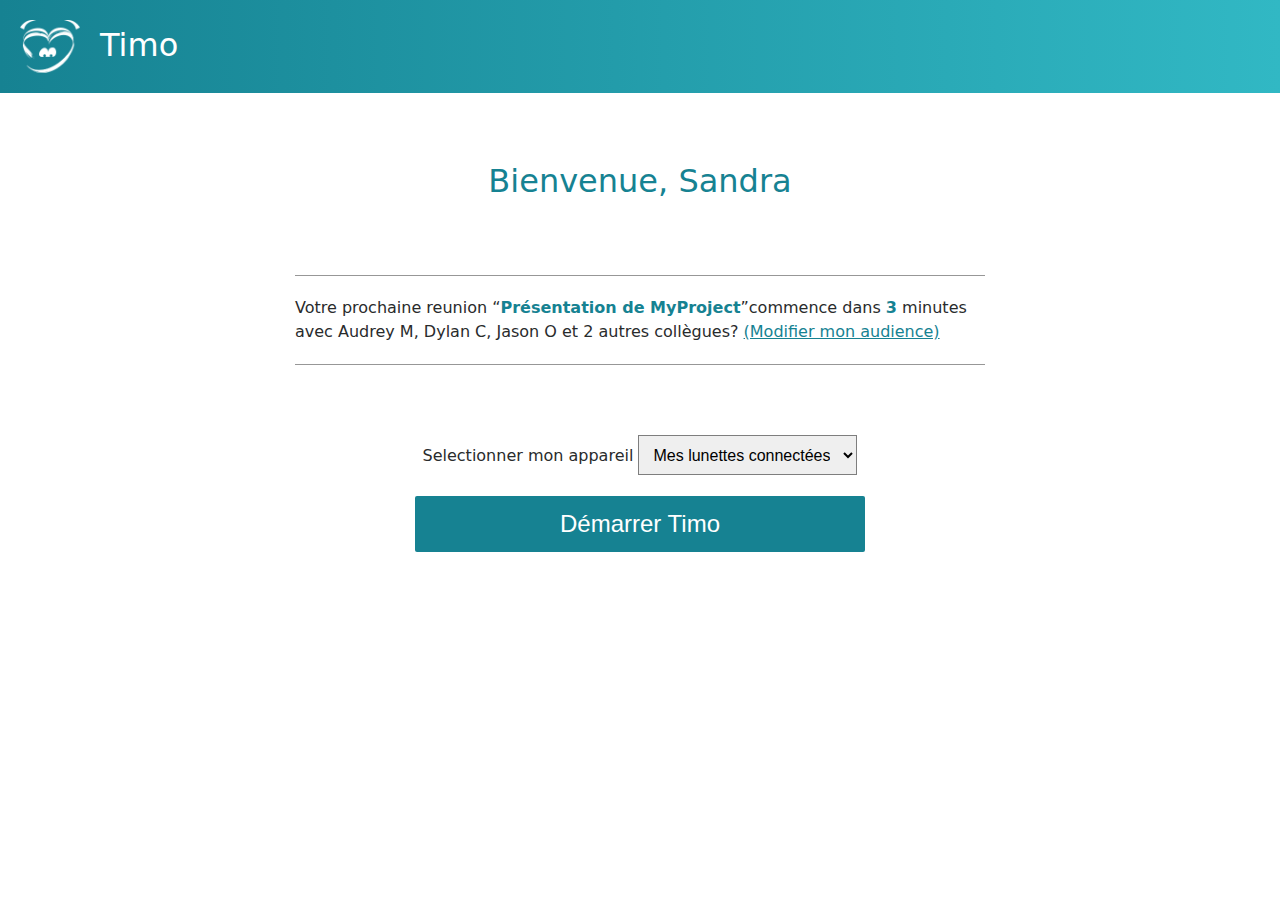
<file: HTML/index.html>
<!DOCTYPE html>
<html lang="FR">
  <head>
    <meta charset="utf-8">
    <meta name="viewport" content="width=device-width, initial-scale=1, shrink-to-fit=no">
    <meta name="description" content="">
    <meta name="author" content="">
    <link rel="icon" href="../../favicon.ico">

    <title>Timo - Démarrer votre réunion</title>
    
    <link href="css/bootstrap-reboot.min.css" rel="stylesheet">
    <link href="css/bootstrap-grid.css" rel="stylesheet">
    <link href="https://fonts.googleapis.com/css?family=Roboto:300,400,500,700" rel="stylesheet">

    <link href="css/main.css" rel="stylesheet">

      <!-- HTML5 shim and Respond.js for IE8 support of HTML5 elements and media queries -->
    <!-- WARNING: Respond.js doesn't work if you view the page via file:// -->
    <!--[if lt IE 9]>
      <script src="https://oss.maxcdn.com/html5shiv/3.7.3/html5shiv.min.js"></script>
      <script src="https://oss.maxcdn.com/respond/1.4.2/respond.min.js"></script>
    <![endif]-->
  </head>

<body>

<header><img src="img/logo.png" alt="Logo timo">Timo</header>

<section class="container">
<div class="row">
  <div class="col-lg-12">
    <h2>Bienvenue, Sandra</h2>

    <div class="info-meeting">
      Votre prochaine reunion “<b>Présentation de MyProject</b>”commence dans <b>3</b> minutes avec Audrey M, Dylan C, Jason O et 2 autres collègues? <a href="#">(Modifier mon audience)</a>  
    </div><!--infos meeting-->

    <form action="">
      <div class="row">
        
        <div class="col-lg-12 select-device">
        <label class="mr-sm-2" for="inlineFormCustomSelect">Selectionner mon appareil</label>
        <select class="custom-select mb-2 mr-sm-2 mb-sm-0" id="inlineFormCustomSelect">
          <option selected>Mes lunettes connectées</option>
          <option value="1">Mon ordinateur</option>
          <option value="2">Mon téléphone </option>
        </select>
        </div><!--/select device-->
      </div>

      <div class="row">
        <div class="col-lg-2"></div>
        <div class="col-lg-8"><button type="submit" class="btn btn-primary">Démarrer Timo</button></div>
        <div class="col-lg-2"></div>
      </div>

    </form>
  </div>
</div>
  

</section>


</body>
</html>
</file>
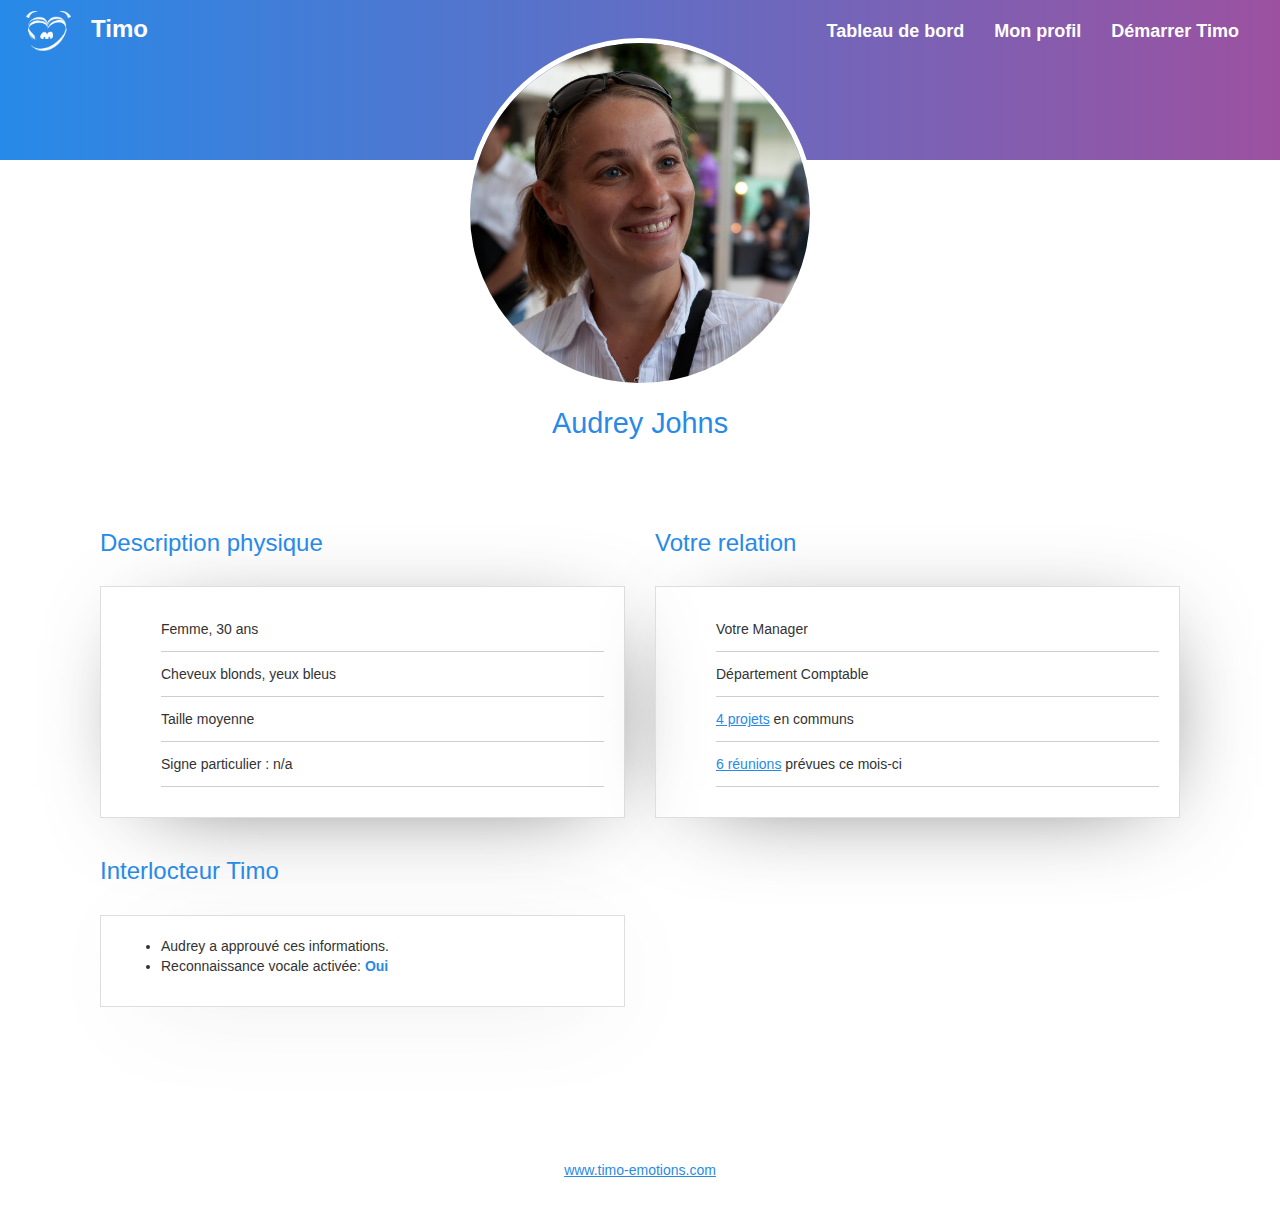
<file: connaissance-timo.html>
<!DOCTYPE html>
<html lang="FR">
  <head>
    <meta charset="utf-8">
    <meta name="viewport" content="width=device-width, initial-scale=1, shrink-to-fit=no">
    <meta name="description" content="">
    <meta name="author" content="">
    <link rel="icon" href="../../favicon.ico">

    <title>Timo - Démarrer votre réunion</title>

    <link href="css/bootstrap-reboot.min.css" rel="stylesheet">
    <link href="css/bootstrap-grid.css" rel="stylesheet">
    <link rel="stylesheet" href="https://maxcdn.bootstrapcdn.com/bootstrap/3.3.7/css/bootstrap.min.css">
    <link href="https://fonts.googleapis.com/css?family=Roboto:300,400,500,700" rel="stylesheet">

    <link href="css/main.css" rel="stylesheet">
    <script defer src="js/fontawesome-all.js"></script>

      <!-- HTML5 shim and Respond.js for IE8 support of HTML5 elements and media queries -->
    <!-- WARNING: Respond.js doesn't work if you view the page via file:// -->
    <!--[if lt IE 9]>
      <script src="https://oss.maxcdn.com/html5shiv/3.7.3/html5shiv.min.js"></script>
      <script src="https://oss.maxcdn.com/respond/1.4.2/respond.min.js"></script>
    <![endif]-->
  </head>

<body>

<header class="gradient-color header-profile">
<nav class="navbar navbar-inverse">
  <div class="container-fluid">
    <div class="navbar-header">
      <button type="button" class="navbar-toggle" data-toggle="collapse" data-target="#myNavbar">
        <span class="icon-bar"></span>
        <span class="icon-bar"></span>
        <span class="icon-bar"></span> 
      </button>
      <a href="dashboard.html" type="text/css" style="color:white;text-decoration:none;"><img src="img/logo.png" alt="Logo timo">Timo</a>
    </div>
    <div class="collapse navbar-collapse" id="myNavbar">
      <ul class="nav navbar-nav navbar-right">
        <li><a href="dashboard.html">Tableau de bord</a></li>
        <li><a href="#">Mon profil</a></li>
        <li><a href="record.html">Démarrer Timo</a></li>
      </ul>
    </div>
  </div>
</nav>

</header>

<section class="container">
<div class="row">
  <div class="col-lg-4 col-3"></div>
  <div class="col-lg-4 col-6">
    <span class="picture-profile"><img src="img/picture-profile.jpg" alt="Photo de profil d'Audrey Johns"></span>
  </div><!-- picture profile -->
  <div class="col-lg-4 col-3"></div>
</div><!--/row-->  

    <h2>Audrey Johns</h2>

  <div class="row info-meeting">
      <div class="col-lg-6 col-12 hr">
        <h3>Description physique</h3>
        <div class="card description">
          <ul>
            <li>Femme, 30 ans</li>
            <li>Cheveux blonds, yeux bleus</li>
            <li>Taille moyenne</li>
            <li>Signe particulier : n/a</li>
          </ul>  
        </div>

      </div>

      <div class="col-lg-6 col-12 hr">
        <h3>Votre relation</h3>
        <div class="card relation">
          <ul>
            <li>Votre Manager</li>
            <li>Département Comptable</li>
            <li><a href="#" type="text/css">4 projets</a> en communs</li>
            <li><a href="#" type="text/css">6 réunions</a> prévues ce mois-ci</li>
          </ul>  
        </div>

      </div>

      <div class="col-lg-6 col-12 hr">
        <h3>Interlocteur Timo</h3>
        <div class="card interlocteur">
          <ul>
            <li>Audrey a approuvé ces informations.</li>
            <li>Reconnaissance vocale activée: <b>Oui</b></li>
          </ul>  
        </div>

      </div>
  </div><!--infos meeting-->

</section>

<footer><a href="http://www.timo-emotions.com" alt="Site d'informations de l'app Timo" type="text/css" target="_blank">www.timo-emotions.com</a></footer>

<script src="https://ajax.googleapis.com/ajax/libs/jquery/3.2.1/jquery.min.js"></script>
  <script src="https://maxcdn.bootstrapcdn.com/bootstrap/3.3.7/js/bootstrap.min.js"></script>

</body>
</html>
</file>
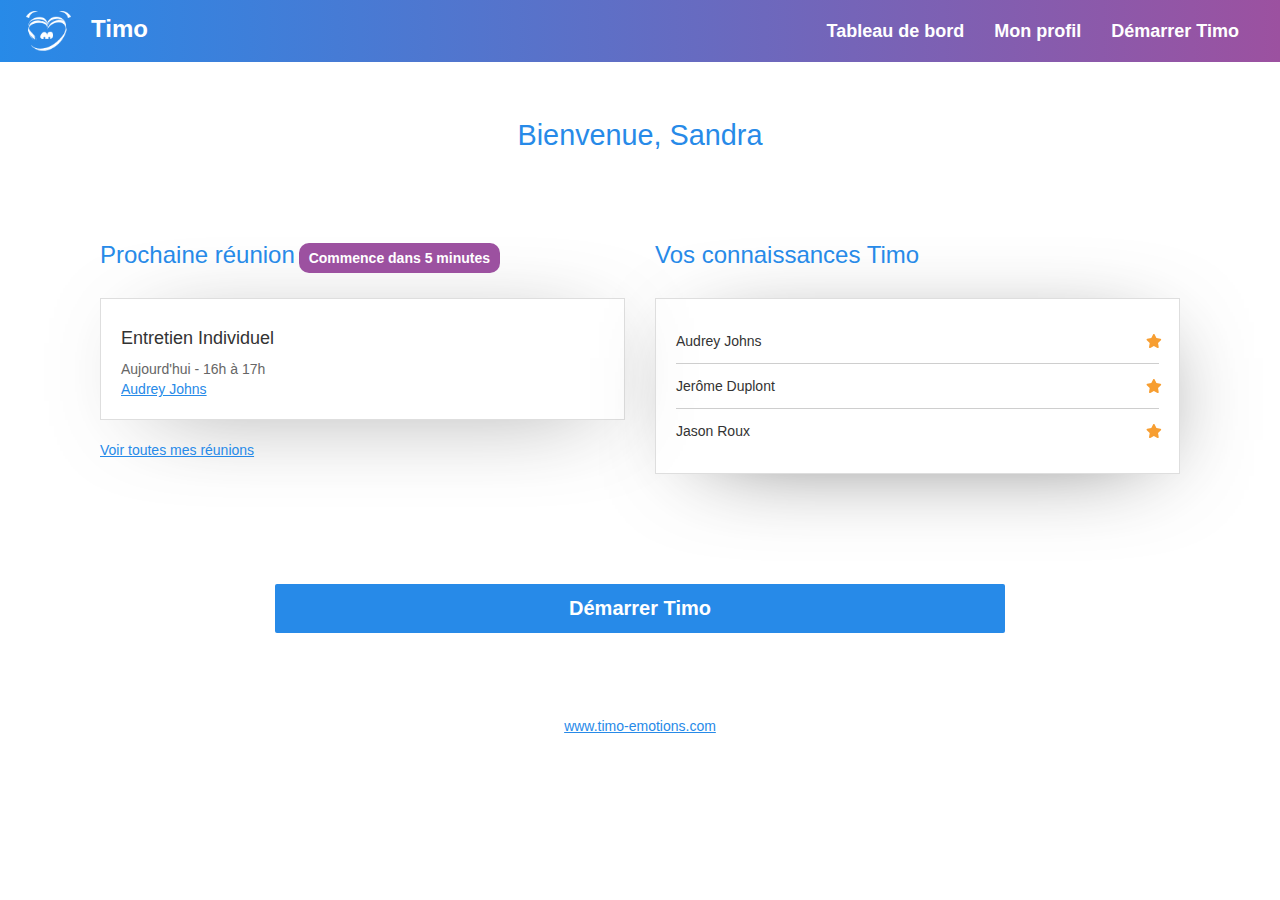
<file: dashboard.html>
<!DOCTYPE html>
<html lang="FR">
  <head>
    <meta charset="utf-8">
    <meta name="viewport" content="width=device-width, initial-scale=1, shrink-to-fit=no">
    <meta name="description" content="">
    <meta name="author" content="">
    <link rel="icon" href="../../favicon.ico">

    <title>Timo - Démarrer votre réunion</title>

    <link href="css/bootstrap-reboot.min.css" rel="stylesheet">
    <link href="css/bootstrap-grid.css" rel="stylesheet">
    <link rel="stylesheet" href="https://maxcdn.bootstrapcdn.com/bootstrap/3.3.7/css/bootstrap.min.css">
    <link href="https://fonts.googleapis.com/css?family=Roboto:300,400,500,700" rel="stylesheet">

    <link href="css/main.css" rel="stylesheet">
    <script defer src="js/fontawesome-all.js"></script>

      <!-- HTML5 shim and Respond.js for IE8 support of HTML5 elements and media queries -->
    <!-- WARNING: Respond.js doesn't work if you view the page via file:// -->
    <!--[if lt IE 9]>
      <script src="https://oss.maxcdn.com/html5shiv/3.7.3/html5shiv.min.js"></script>
      <script src="https://oss.maxcdn.com/respond/1.4.2/respond.min.js"></script>
    <![endif]-->
  </head>

<body>

<header class="gradient-color">
<nav class="navbar navbar-inverse">
  <div class="container-fluid">
    <div class="navbar-header">
      <button type="button" class="navbar-toggle" data-toggle="collapse" data-target="#myNavbar">
        <span class="icon-bar"></span>
        <span class="icon-bar"></span>
        <span class="icon-bar"></span>
      </button>
      <a href="dashboard.html" type="text/css" style="color:white;text-decoration:none;"><img src="img/logo.png" alt="Logo timo">Timo</a>
    </div>
    <div class="collapse navbar-collapse" id="myNavbar">
      <ul class="nav navbar-nav navbar-right">
        <li><a href="dashboard.html">Tableau de bord</a></li>
        <li><a href="#">Mon profil</a></li>
        <li><a href="record.html">Démarrer Timo</a></li>
      </ul>
    </div>
  </div>
</nav>

</header>

<section class="container">
<div class="row">
  <div class="col-lg-12">
    <h2>Bienvenue, Sandra</h2>

    <div class="row info-meeting">
      <div class="col-lg-6 hr">
        <h3>Prochaine réunion</h3>
        <div class="tag">Commence dans 5 minutes</div>

        <div class="card reunion">
          <h4>Entretien Individuel</h4>
          <div class="date">Aujourd'hui - 16h à 17h</div>
          <div class="audience"><a href="connaissance-timo.html">Audrey Johns</a></div>
        </div>

        <a href="#" type="text/css">Voir toutes mes réunions</a>

      </div>
      <div class="col-lg-6 hr">
        <h3>Vos connaissances Timo</h3>
        <div class="card contacts">
          <ul>
            <li>
              <div class="row">
                <div class="col-lg-11 col-xs-11"><a href="connaissance-timo.html" type="text/css">Audrey Johns</a></div>
                <div class="col-lg-1 col-xs-1"><i class="fa fa-star"></i></div>
              </div>
            </li>

            <li>
              <div class="row">
                <div class="col-11"><a href="#">Jerôme Duplont</a></div>
                <div class="col-1"><i class="fa fa-star"></i></div>
              </div>
            </li>

            <li>
              <div class="row">
                <div class="col-lg-11"><a href="#" type="text/css">Jason Roux</a></div>
                <div class="col-lg-1"><i class="fa fa-star"></i></div>
              </div>
            </li>
          </ul>
        </div>
      </div>

    </div><!--infos meeting-->

    <form action="record.html">
      <div class="row">

      <!--
        <div class="col-lg-12 select-device">
        <label class="mr-sm-2" for="inlineFormCustomSelect">Selectionner mon appareil</label>
        <select class="custom-select mb-2 mr-sm-2 mb-sm-0" id="inlineFormCustomSelect">
          <option selected>Mes lunettes connectées</option>
          <option value="1">Mon ordinateur</option>
          <option value="2">Mon téléphone </option>
        </select>
        </div> select device-->
      </div>

      <div class="row">
        <div class="col-lg-2"></div>
        <div class="col-lg-8"><button type="submit" class="btn btn-primary">Démarrer Timo</button></div>
        <div class="col-lg-2"></div>
      </div>

    </form>
  </div>
</div>


</section>


<footer><a href="http://www.timo-emotions.com" alt="Site d'informations de l'app Timo" type="text/css" target="_blank">www.timo-emotions.com</a></footer>

  <script src="https://ajax.googleapis.com/ajax/libs/jquery/3.2.1/jquery.min.js"></script>
  <script src="https://maxcdn.bootstrapcdn.com/bootstrap/3.3.7/js/bootstrap.min.js"></script>

</body>
</html>
</file>
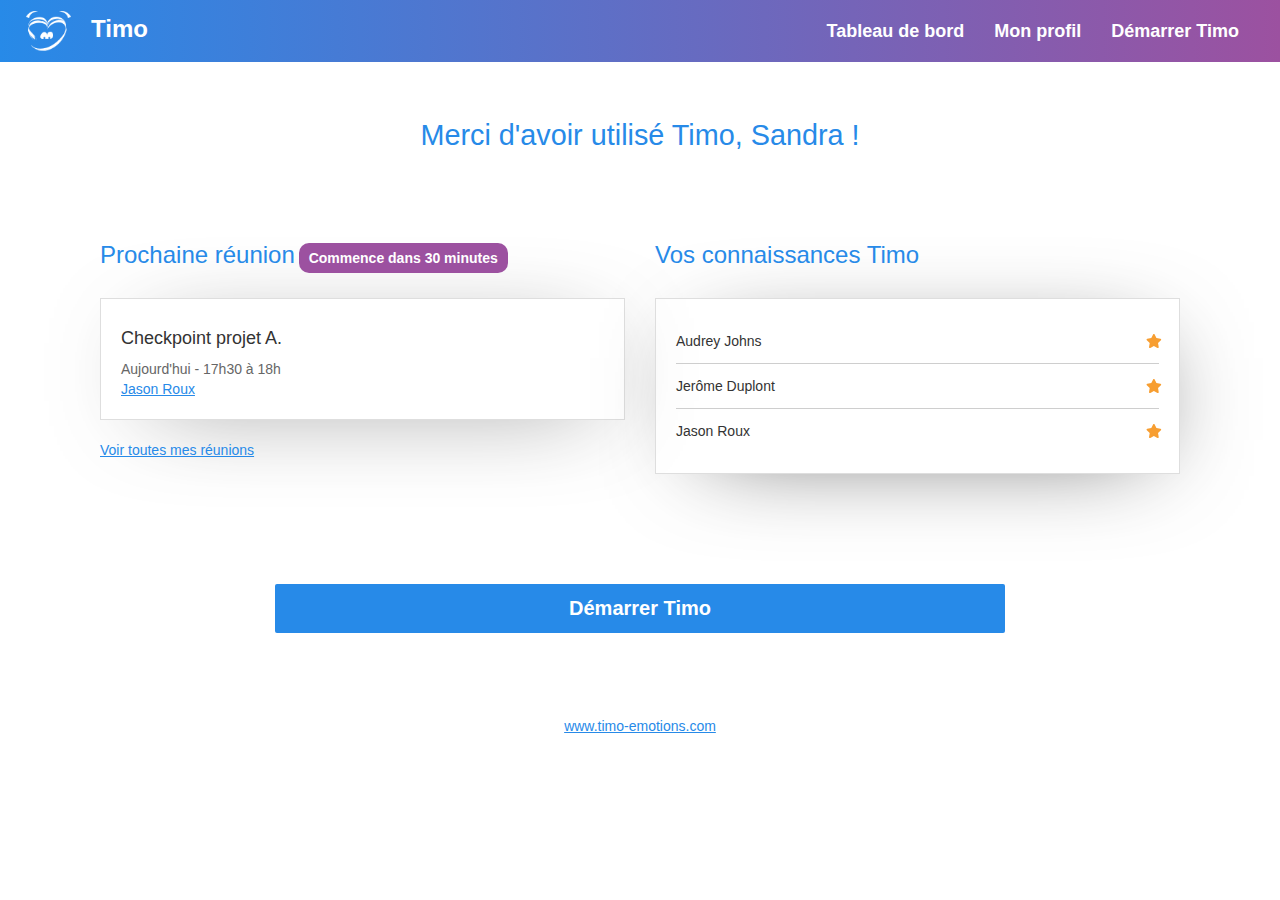
<file: thankyou.html>
<!DOCTYPE html>
<html lang="FR">
  <head>
    <meta charset="utf-8">
    <meta name="viewport" content="width=device-width, initial-scale=1, shrink-to-fit=no">
    <meta name="description" content="">
    <meta name="author" content="">
    <link rel="icon" href="../../favicon.ico">

    <title>Timo - Démarrer votre réunion</title>

    <link href="css/bootstrap-reboot.min.css" rel="stylesheet">
    <link href="css/bootstrap-grid.css" rel="stylesheet">
    <link rel="stylesheet" href="https://maxcdn.bootstrapcdn.com/bootstrap/3.3.7/css/bootstrap.min.css"> 
    <link href="https://fonts.googleapis.com/css?family=Roboto:300,400,500,700" rel="stylesheet">

    <link href="css/main.css" rel="stylesheet">
    <script defer src="js/fontawesome-all.js"></script>

      <!-- HTML5 shim and Respond.js for IE8 support of HTML5 elements and media queries -->
    <!-- WARNING: Respond.js doesn't work if you view the page via file:// -->
    <!--[if lt IE 9]>
      <script src="https://oss.maxcdn.com/html5shiv/3.7.3/html5shiv.min.js"></script>
      <script src="https://oss.maxcdn.com/respond/1.4.2/respond.min.js"></script>
    <![endif]-->
  </head>

<body>

<header class="gradient-color">
<nav class="navbar navbar-inverse">
  <div class="container-fluid">
    <div class="navbar-header">
      <button type="button" class="navbar-toggle" data-toggle="collapse" data-target="#myNavbar">
        <span class="icon-bar"></span>
        <span class="icon-bar"></span>
        <span class="icon-bar"></span> 
      </button>
      <a href="dashboard.html" type="text/css" style="color:white;text-decoration:none;"><img src="img/logo.png" alt="Logo timo">Timo</a>
    </div>
    <div class="collapse navbar-collapse" id="myNavbar">
      <ul class="nav navbar-nav navbar-right">
        <li><a href="dashboard.html">Tableau de bord</a></li>
        <li><a href="#">Mon profil</a></li>
        <li><a href="record.html">Démarrer Timo</a></li>
      </ul>
    </div>
  </div>
</nav>

</header>

<section class="container">
<div class="row">
  <div class="col-lg-12">
    <h2>Merci d'avoir utilisé Timo, Sandra !</h2>

    <div class="row info-meeting">
      <div class="col-lg-6 hr">
        <h3>Prochaine réunion</h3>
        <div class="tag">Commence dans 30 minutes</div>

        <div class="card reunion">
          <h4>Checkpoint projet A.</h4>
          <div class="date">Aujourd'hui - 17h30 à 18h</div>
          <div class="audience"><a href="connaissance-timo.html">Jason Roux</a></div>
        </div>

        <a href="#">Voir toutes mes réunions</a>

      </div>
      <div class="col-lg-6 hr">
        <h3>Vos connaissances Timo</h3>
        <div class="card contacts">
          <ul>
            <li>
              <div class="row">
                <div class="col-lg-11"><a href="connaissance-timo.html">Audrey Johns</a></div>
                <div class="col-lg-1"><i class="fa fa-star"></i></div>
              </div>
            </li>  

            <li>
              <div class="row">
                <div class="col-lg-11"><a href="">Jerôme Duplont</a></div>
                <div class="col-lg-1"><i class="fa fa-star"></i></div>
              </div>
            </li> 

            <li>
              <div class="row">
                <div class="col-lg-11"><a href="">Jason Roux</a></div>
                <div class="col-lg-1"><i class="fa fa-star"></i></div>
              </div>
            </li>             
          </ul>
        </div>
      </div>

    </div><!--infos meeting-->

    <form action="record.html">
      <div class="row">
      
      <!--  
        <div class="col-lg-12 select-device">
        <label class="mr-sm-2" for="inlineFormCustomSelect">Selectionner mon appareil</label>
        <select class="custom-select mb-2 mr-sm-2 mb-sm-0" id="inlineFormCustomSelect">
          <option selected>Mes lunettes connectées</option>
          <option value="1">Mon ordinateur</option>
          <option value="2">Mon téléphone </option>
        </select>
        </div> select device-->
      </div>

      <div class="row">
        <div class="col-lg-2"></div>
        <div class="col-lg-8"><button type="submit" class="btn btn-primary">Démarrer Timo</button></div>
        <div class="col-lg-2"></div>
      </div>

    </form>
  </div>
</div>

</section>

<footer><a href="http://www.timo-emotions.com" alt="Site d'informations de l'app Timo" type="text/css" target="_blank">www.timo-emotions.com</a></footer>

<script src="https://ajax.googleapis.com/ajax/libs/jquery/3.2.1/jquery.min.js"></script>
  <script src="https://maxcdn.bootstrapcdn.com/bootstrap/3.3.7/js/bootstrap.min.js"></script>

</body>
</html>
</file>
<file: HTML/css/main.css>
html {
  font-family: 'Roboto', sans-serif;
  line-height: 1.15;
  font-size: 1rem;
  -ms-text-size-adjust: 100%;
  -webkit-text-size-adjust: 100%;
}

body {
	margin: 0;
}

header {
    /* Permalink - use to edit and share this gradient: http://colorzilla.com/gradient-editor/#168292+0,31b8c4+100 */
    background: #168292; /* Old browsers */
    background: -moz-linear-gradient(left, #168292 0%, #31b8c4 100%); /* FF3.6-15 */
    background: -webkit-linear-gradient(left, #168292 0%,#31b8c4 100%); /* Chrome10-25,Safari5.1-6 */
    background: linear-gradient(to right, #168292 0%,#31b8c4 100%); /* W3C, IE10+, FF16+, Chrome26+, Opera12+, Safari7+ */
    filter: progid:DXImageTransform.Microsoft.gradient( startColorstr='#168292', endColorstr='#31b8c4',GradientType=1 ); /* IE6-9 */

    padding: 20px;
    color: #FFF;
    font-size: 2rem;
    font-weight: 200;
}

header img {    
    width: 60px;
    margin-right: 20px
}

h2 {
    font-size: 2rem;
    color: #168292;
    font-weight: 200;
    text-align: center;
}

section {
    padding:5% 0;
}

.info-meeting {
    padding: 20px 0;
    border-top: #979797 solid 1px;
    border-bottom: #979797 solid 1px;
    margin: 70px 0;
}


a {
    color: #168292;
    text-decoration: underline;}

a:hover, a:focus {text-decoration: none; color: #168292;}

b {color: #168292;}

.btn-primary {
    background: #168292;
    color: #FFFFFF;
    padding: 10px;
    font-size: 1.5rem;
    font-weight: 100;
    border: none;
    border-radius: 2px;
    width: 100%;
    margin: 20px auto;
}

.select-device {
    text-align: center;
}

select{
    line-height: inherit;
    border: solid 1px #7E7E7E;
    padding: 10px;
    height: 40px;
}

/*Media queries*/

@media (min-width: 1200px){
    .container {
        width: 720px;
        max-width: 100%;}
}



/*tablet paysage*/

@media all and (max-width: 1024px) {

}

/*tablet portrait*/
@media all and (max-width: 768px) { 
    


}

/*mobile portrait*/
@media all and (max-width: 732px) {    

    .info-meeting {
    padding: 20px 0;
    border-top: #979797 solid 1px;
    border-bottom: #979797 solid 1px;
    margin: 30px 0;

}

/*mobile*/
@media all and (max-width: 480px) { 

    .info-meeting {
    padding: 20px 0;
    border-top: #979797 solid 1px;
    border-bottom: #979797 solid 1px;
    margin: 30px 0;
}


}
</file>
<file: css/main.css>
html {
  font-family: 'Roboto', sans-serif;
  line-height: 1.15;
  font-size: 1rem;
  -ms-text-size-adjust: 100%;
  -webkit-text-size-adjust: 100%;
}

/* Optional theme */
@import url('//netdna.bootstrapcdn.com/bootstrap/3.0.0/css/bootstrap-theme.min.css');

body {
	margin: 0;
}

header {
    /* Permalink - use to edit and share this gradient: http://colorzilla.com/gradient-editor/#168292+0,9c51a0+100 */
    background: #168292; /* Old browsers */
    background: -moz-linear-gradient(left, #168292 0%, #9c51a0 100%); /* FF3.6-15 */
    background: -webkit-linear-gradient(left, #168292 0%,#9c51a0 100%); /* Chrome10-25,Safari5.1-6 */
    background: linear-gradient(to right, #168292 0%,#9c51a0 100%); /* W3C, IE10+, FF16+, Chrome26+, Opera12+, Safari7+ */
    filter: progid:DXImageTransform.Microsoft.gradient( startColorstr='#168292', endColorstr='#9c51a0',GradientType=1 ); /* IE6-9 */

    padding: 10px;
    color: #FFF;
    font-size: 24px;
    font-weight: bold;
}

header img {
    width: 45px;
    margin-right: 20px
}

h2 {
    font-size: 1.8rem;
    color: #278ae8;
    font-weight: 200;
    text-align: center;
}

h3 {
  color: #278ae8;
  display: inline-flex;
}

section {
    padding:3% 0;
}

.info-meeting {
    margin: 70px 0;
}


a {
    color: #278ae8;
    text-decoration: underline;}

a:hover, a:focus {text-decoration: none; color: #278ae8;}

b {color: #278ae8;}

footer {
    display: block;
    text-align: center;
    padding: 25px 0;
}

.btn-primary {
    background: #278ae8;
    color: #FFFFFF;
    padding: 10px;
    font-size: 20px;
    font-weight: bold;
    border: none;
    border-radius: 2px;
    width: 100%;
    margin: 20px auto;
}

.btn-secondary {
    background: #FFFFFF;
    color: #9c51a0;
    border: 2px solid #9c51a0;
    font-size: 16px;
    font-weight: bold;
    border: none;
    border-radius: 2px;
    width: 100%;
}

.select-device {
    text-align: center;
}

select {
    line-height: inherit;
    border: solid 1px #cecece;
    height: 30px;
}

.timo-open {
  display: inline-flex;
  margin-right: 15px;
}


.button-nav {
    height: 40px;
    font-size: 18px;
    font-weight: bold;
    color: #FFFFFF;
    background: #278ae8;
}

.stop {
  background: transparent;
  border:none;
}

.input-append {
  margin-top: 15px;
}

i.fa {
  color: #9c51a0;
  padding: 10px 0;
  display: inline-flex;
}

.fa-star {
 color: #F79E31;
}


video{
  /*display: block;
  position: absolute;*/
  top: 0;
  bottom: 0;
  left: 0;
  right: 0;
  width: 100%;
  height: 100%;
  -webkit-transition-property: opacity;
  -webkit-transition-duration: 2s;
  opacity: 0;
  z-index: -1;
}
#rectCanvas, #rectTextCanvas {
  display: block;
  position: absolute;
  z-index: 8000;
}

#rectTextCanvas{
  z-index: 9000;
}

kbd {
  padding:0.1em 0.6em;
  border:1px solid #ccc;
  font-size:11px;
  font-family:Arial,Helvetica,sans-serif;
  background-color:#f7f7f7;
  color:#333;
  -moz-box-shadow:0 1px 0px rgba(0, 0, 0, 0.2),0 0 0 2px #ffffff inset;
  -webkit-box-shadow:0 1px 0px rgba(0, 0, 0, 0.2),0 0 0 2px #ffffff inset;
  box-shadow:0 1px 0px rgba(0, 0, 0, 0.2),0 0 0 2px #ffffff inset;
  -moz-border-radius:3px;
  -webkit-border-radius:3px;
  border-radius:3px;
  display:inline-block;
  margin:0 0.1em;
  text-shadow:0 1px 0 #fff;
  line-height:1.4;
  white-space:nowrap;
}

.detected-emotion {display: none;}

.header-profile {
  height: 160px;
}

.gradient {
  position: absolute;
  top: 0;
  bottom: 0;
  left: 0;
  right: 0;
  z-index: 2;
  opacity: .9;
  -webkit-backface-visibility: hidden;
/* Permalink - use to edit and share this gradient: http://colorzilla.com/gradient-editor/#278ae8+0,9c51a0+100 */
background: #278ae8; /* Old browsers */
background: -moz-linear-gradient(left, #278ae8 0%, #9c51a0 100%); /* FF3.6-15 */
background: -webkit-linear-gradient(left, #278ae8 0%,#9c51a0 100%); /* Chrome10-25,Safari5.1-6 */
background: linear-gradient(to right, #278ae8 0%,#9c51a0 100%); /* W3C, IE10+, FF16+, Chrome26+, Opera12+, Safari7+ */
filter: progid:DXImageTransform.Microsoft.gradient( startColorstr='#278ae8', endColorstr='#9c51a0',GradientType=1 ); /* IE6-9 */
}

.gradient-color {
/* Permalink - use to edit and share this gradient: http://colorzilla.com/gradient-editor/#278ae8+0,9c51a0+100 */
background: #278ae8; /* Old browsers */
background: -moz-linear-gradient(left, #278ae8 0%, #9c51a0 100%); /* FF3.6-15 */
background: -webkit-linear-gradient(left, #278ae8 0%,#9c51a0 100%); /* Chrome10-25,Safari5.1-6 */
background: linear-gradient(to right, #278ae8 0%,#9c51a0 100%); /* W3C, IE10+, FF16+, Chrome26+, Opera12+, Safari7+ */
filter: progid:DXImageTransform.Microsoft.gradient( startColorstr='#278ae8', endColorstr='#9c51a0',GradientType=1 ); /* IE6-9 */
}

.card {
  border: 1px solid #dedede;
  -webkit-box-shadow: 9px 13px 98px -43px rgba(0,0,0,0.75);
  -moz-box-shadow: 9px 13px 98px -43px rgba(0,0,0,0.75);
  box-shadow: 9px 13px 98px -43px rgba(0,0,0,0.75);
  padding: 20px;
  margin: 20px 0;
}

.tag {
    background: #9c51a0;
    color: #FFFFFF;
    font-weight: bold;
    border-radius: 10px;
    padding: 5px 10px;
    width: auto;
    display: inline-flex;
    font-size: 14px;
}

.date {
  color: #666666;
  font-size: 14px;
}

.contacts > ul  {
  padding: 0;
  margin: 0;
}

.contacts > ul > li,
.description > ul > li,
.relation > ul > li,
.interlocuteur > ul > li {
  list-style-type: none;
  padding: 12px 0px;
  border-bottom: 1px solid #cecece;
}

.contacts > ul > li a {
  color:#333333;
  text-decoration: none;
}

.contacts > ul > li:last-child {
  border-bottom: 0;
}

.picture-profile > img {
    border-radius: 100%;
    width: 100%;
    margin-top: -160px;
    border: 5px solid #FFFFFF;
}

.navbar-inverse .navbar-nav>li>a {
    color: #FFFFFF;
    font-size: 18px;
    text-decoration: none;
}


/* menu */


.navbar-inverse {
    background-color: transparent;
    border:0;
}

.navbar-collapse {
  background: transparent;
}

.navbar-inverse .navbar-toggle {
    border: 0;
}

.navbar-inverse .navbar-toggle:focus, .navbar-inverse .navbar-toggle:hover {
    background-color: transparent;
}

.navbar {
    position: relative;
    min-height: auto;
    margin-bottom: 0;
    border: 1px solid transparent;
}

.navbar-nav>li>a {
    padding-top: 10px;
    padding-bottom: 0;
}


/*Media queries*/

@media (min-width: 1200px){
    .container {
        width: 1140px;
        max-width: 100%;}

      .navbar-nav>li>a {
      padding-top: 10px;
      padding-bottom: 0;
  }

}



/*tablet paysage*/

@media all and (max-width: 1024px) {
    .navbar-collapse {
      background: transparent;
  }
}

/*tablet portrait*/
@media all and (max-width: 76px) {

  .navbar-collapse {
      background: transparent;
  }

  .picture-profile > img {
    border-radius: 100%;
    width: 100%;
    margin-top: -120px;
    border: 5px solid #FFFFFF;
}

  .navbar-collapse {
    background: #278ae8;
  }

.navbar-inverse .navbar-collapse, .navbar-inverse .navbar-form {
    border: 0;
    z-index: 1;
    position: absolute;
    width: 100%;
}

.navbar-inverse .navbar-nav>li>a {
    line-height: 48px;
}

}

/*mobile portrait*/
@media all and (max-width: 732px) {

    .info-meeting {
    padding: 0;
    margin: 30px 0;}

    .btn-primary {
      bottom: 0;
      position: fixed;
      width: 100%;
      margin: 0;
      left: 0;
    }

    .hr {
    border-top: #c3c3c3 solid 1px;
    padding: 20px;
  }

  .picture-profile > img {
    border-radius: 100%;
    width: 100%;
    margin-top: -120px;
    border: 5px solid #FFFFFF;
}

  .navbar-collapse {
    background: #278ae8;
  }

.navbar-inverse .navbar-collapse, .navbar-inverse .navbar-form {
    border: 0;
    z-index: 1;
    position: absolute;
    width: 100%;
}

.navbar-inverse .navbar-nav>li>a {
    line-height: 48px;
}

}

/*mobile*/
@media all and (max-width: 480px) {

  .info-meeting {
    padding: 0;
    margin: 30px 0;
  }

  .hr {
    border-top: #c3c3c3 solid 1px;
    padding: 30px 0;
  }

  .btn-primary {
      bottom: 0;
      position: fixed;
      width: 100%;
      margin: 0;
      left: 0;
  }


  .btn-secondary {
      width: 100%;
      margin: 0;
      left: 0;
  } 

  .shortcuts {display: none;}

  .picture-profile > img {
    border-radius: 100%;
    width: 100%;
    border: 5px solid #FFFFFF;
    margin-top: -70px;
  }

  .navbar-collapse {
  background: #278ae8;
}

.navbar-inverse .navbar-collapse, .navbar-inverse .navbar-form {
    border: 0;
    z-index: 1;
    position: absolute;
    width: 100%;
}

.navbar-inverse .navbar-nav>li>a {
    line-height: 48px;
}


}
</file>
